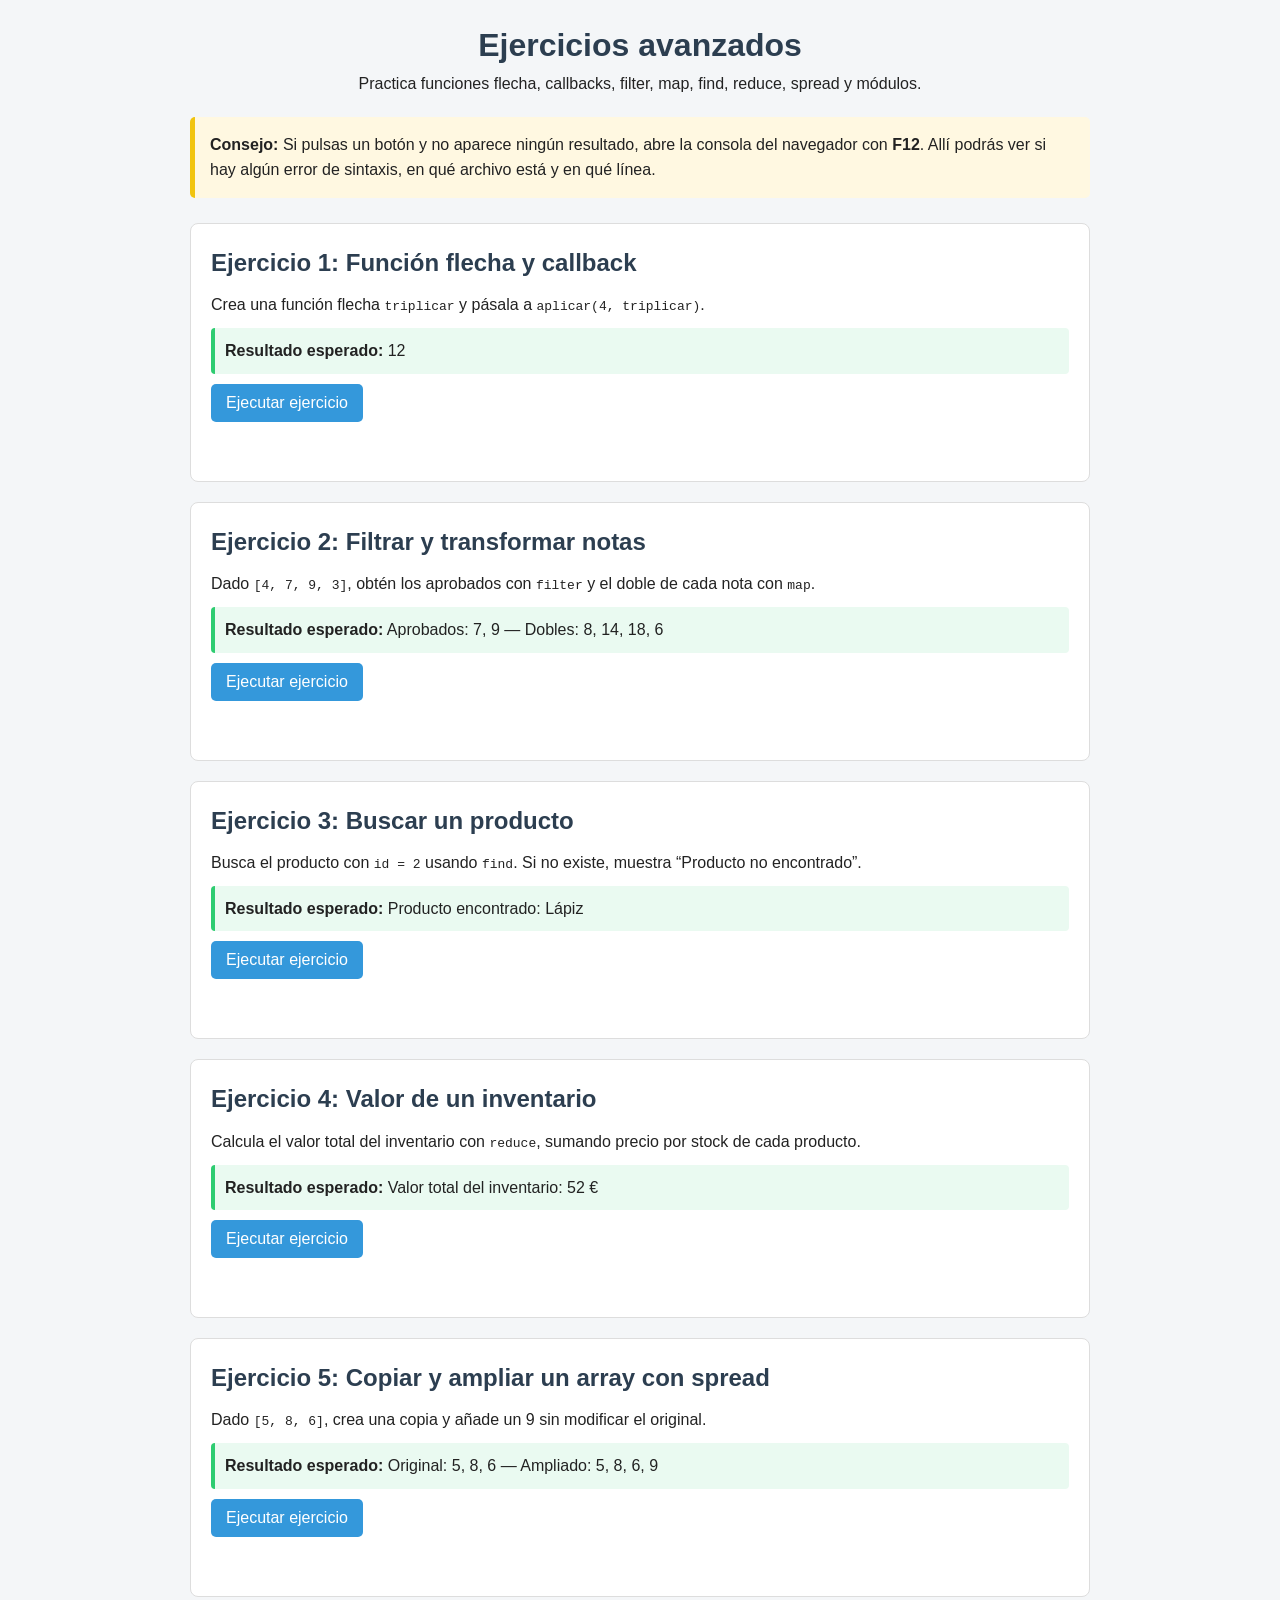
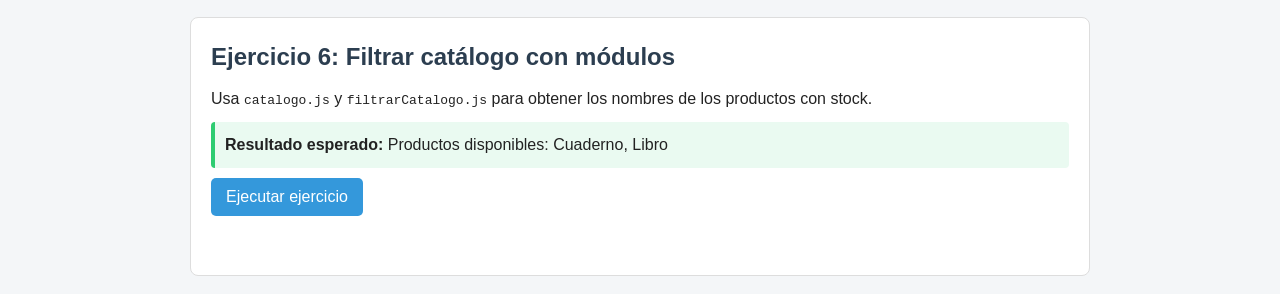
<file: avanzados/index.html>
<!DOCTYPE html>
<html lang="es">
<head>
  <meta charset="UTF-8">
  <meta name="viewport" content="width=device-width, initial-scale=1.0">
  <title>Ejercicios avanzados de JavaScript</title>
  <link rel="stylesheet" href="css/estilos.css">
</head>
<body>

  <header class="cabecera">
    <h1>Ejercicios avanzados</h1>
    <p>Practica funciones flecha, callbacks, filter, map, find, reduce, spread y módulos.</p>
  </header>

  <div class="aviso">
    <p>
      <strong>Consejo:</strong>
      Si pulsas un botón y no aparece ningún resultado, abre la consola del
      navegador con <strong>F12</strong>. Allí podrás ver si hay algún error
      de sintaxis, en qué archivo está y en qué línea.
    </p>
  </div>

  <main class="contenedor">

    <section class="ejercicio" id="ejercicio1">
      <h2>Ejercicio 1: Función flecha y callback</h2>
      <p>Crea una función flecha <code>triplicar</code> y pásala a <code>aplicar(4, triplicar)</code>.</p>
      <p class="esperado"><strong>Resultado esperado:</strong> 12</p>
      <button onclick="ejercicio1()">Ejecutar ejercicio</button>
      <p class="resultado" id="resultado1"></p>
    </section>

    <section class="ejercicio" id="ejercicio2">
      <h2>Ejercicio 2: Filtrar y transformar notas</h2>
      <p>Dado <code>[4, 7, 9, 3]</code>, obtén los aprobados con <code>filter</code> y el doble de cada nota con <code>map</code>.</p>
      <p class="esperado"><strong>Resultado esperado:</strong> Aprobados: 7, 9 — Dobles: 8, 14, 18, 6</p>
      <button onclick="ejercicio2()">Ejecutar ejercicio</button>
      <p class="resultado" id="resultado2"></p>
    </section>

    <section class="ejercicio" id="ejercicio3">
      <h2>Ejercicio 3: Buscar un producto</h2>
      <p>Busca el producto con <code>id = 2</code> usando <code>find</code>. Si no existe, muestra “Producto no encontrado”.</p>
      <p class="esperado"><strong>Resultado esperado:</strong> Producto encontrado: Lápiz</p>
      <button onclick="ejercicio3()">Ejecutar ejercicio</button>
      <p class="resultado" id="resultado3"></p>
    </section>

    <section class="ejercicio" id="ejercicio4">
      <h2>Ejercicio 4: Valor de un inventario</h2>
      <p>Calcula el valor total del inventario con <code>reduce</code>, sumando precio por stock de cada producto.</p>
      <p class="esperado"><strong>Resultado esperado:</strong> Valor total del inventario: 52 €</p>
      <button onclick="ejercicio4()">Ejecutar ejercicio</button>
      <p class="resultado" id="resultado4"></p>
    </section>

    <section class="ejercicio" id="ejercicio5">
      <h2>Ejercicio 5: Copiar y ampliar un array con spread</h2>
      <p>Dado <code>[5, 8, 6]</code>, crea una copia y añade un 9 sin modificar el original.</p>
      <p class="esperado"><strong>Resultado esperado:</strong> Original: 5, 8, 6 — Ampliado: 5, 8, 6, 9</p>
      <button onclick="ejercicio5()">Ejecutar ejercicio</button>
      <p class="resultado" id="resultado5"></p>
    </section>

    <section class="ejercicio" id="ejercicio6">
      <h2>Ejercicio 6: Filtrar catálogo con módulos</h2>
      <p>Usa <code>catalogo.js</code> y <code>filtrarCatalogo.js</code> para obtener los nombres de los productos con stock.</p>
      <p class="esperado"><strong>Resultado esperado:</strong> Productos disponibles: Cuaderno, Libro</p>
      <button onclick="ejercicio6()">Ejecutar ejercicio</button>
      <p class="resultado" id="resultado6"></p>
    </section>

  </main>

  <script src="js/ejercicio1.js" defer></script>
  <script src="js/ejercicio2.js" defer></script>
  <script src="js/ejercicio3.js" defer></script>
  <script src="js/ejercicio4.js" defer></script>
  <script src="js/ejercicio5.js" defer></script>
  <script type="module" src="js/ejercicio6.js" defer></script>

</body>
</html>
</file>
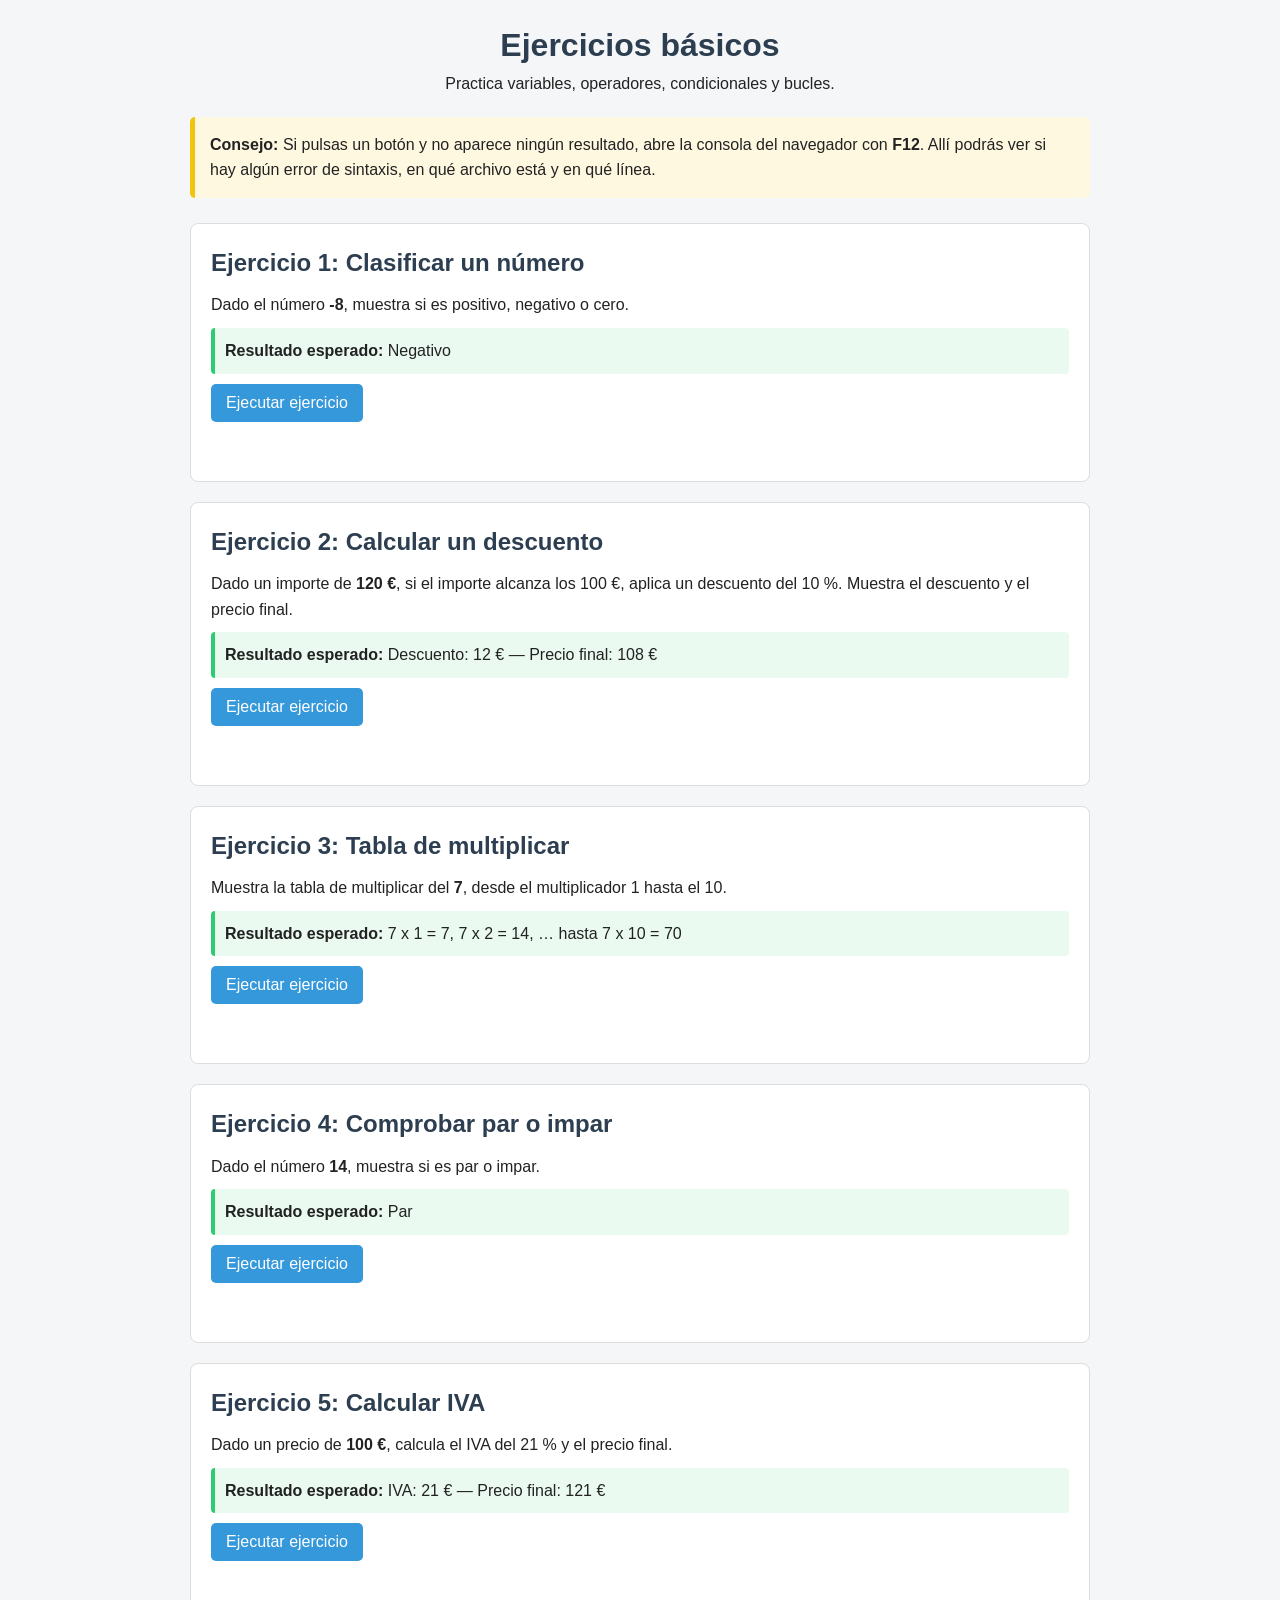
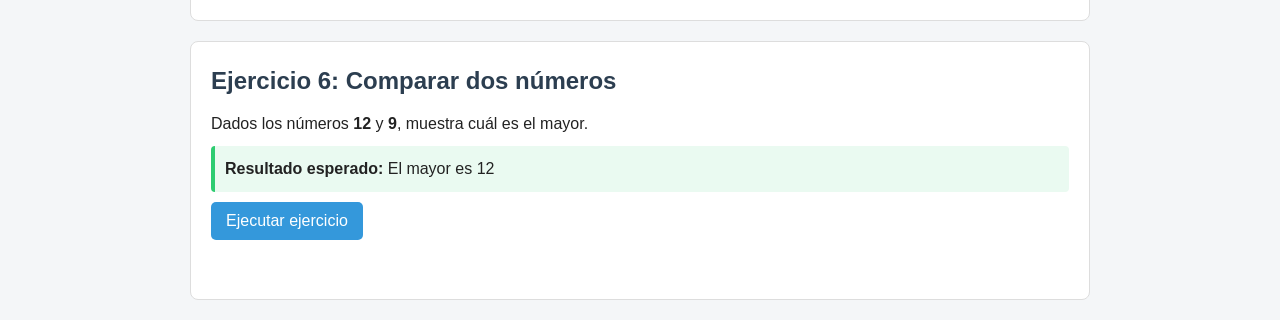
<file: basicos/index.html>
<!DOCTYPE html>
<html lang="es">
<head>
  <meta charset="UTF-8">
  <meta name="viewport" content="width=device-width, initial-scale=1.0">
  <title>Ejercicios básicos de JavaScript</title>
  <link rel="stylesheet" href="css/estilos.css">
</head>
<body>

  <header class="cabecera">
    <h1>Ejercicios básicos</h1>
    <p>Practica variables, operadores, condicionales y bucles.</p>
  </header>

  <div class="aviso">
    <p>
      <strong>Consejo:</strong>
      Si pulsas un botón y no aparece ningún resultado, abre la consola del
      navegador con <strong>F12</strong>. Allí podrás ver si hay algún error
      de sintaxis, en qué archivo está y en qué línea.
    </p>
  </div>

  <main class="contenedor">

    <section class="ejercicio" id="ejercicio1">
      <h2>Ejercicio 1: Clasificar un número</h2>

      <p>
        Dado el número <strong>-8</strong>, muestra si es positivo,
        negativo o cero.
      </p>

      <p class="esperado">
        <strong>Resultado esperado:</strong> Negativo
      </p>

      <button onclick="ejercicio1()">Ejecutar ejercicio</button>

      <p class="resultado" id="resultado1"></p>
    </section>

    <section class="ejercicio" id="ejercicio2">
      <h2>Ejercicio 2: Calcular un descuento</h2>

      <p>
        Dado un importe de <strong>120 €</strong>, si el importe alcanza
        los 100 €, aplica un descuento del 10 %. Muestra el descuento y
        el precio final.
      </p>

      <p class="esperado">
        <strong>Resultado esperado:</strong>
        Descuento: 12 € — Precio final: 108 €
      </p>

      <button onclick="ejercicio2()">Ejecutar ejercicio</button>

      <p class="resultado" id="resultado2"></p>
    </section>

    <section class="ejercicio" id="ejercicio3">
      <h2>Ejercicio 3: Tabla de multiplicar</h2>

      <p>
        Muestra la tabla de multiplicar del <strong>7</strong>, desde el
        multiplicador 1 hasta el 10.
      </p>

      <p class="esperado">
        <strong>Resultado esperado:</strong>
        7 x 1 = 7, 7 x 2 = 14, … hasta 7 x 10 = 70
      </p>

      <button onclick="ejercicio3()">Ejecutar ejercicio</button>

      <p class="resultado" id="resultado3"></p>
    </section>

    <section class="ejercicio" id="ejercicio4">
      <h2>Ejercicio 4: Comprobar par o impar</h2>

      <p>
        Dado el número <strong>14</strong>, muestra si es par o impar.
      </p>

      <p class="esperado">
        <strong>Resultado esperado:</strong> Par
      </p>

      <button onclick="ejercicio4()">Ejecutar ejercicio</button>

      <p class="resultado" id="resultado4"></p>
    </section>

    <section class="ejercicio" id="ejercicio5">
      <h2>Ejercicio 5: Calcular IVA</h2>

      <p>
        Dado un precio de <strong>100 €</strong>, calcula el IVA del 21 %
        y el precio final.
      </p>

      <p class="esperado">
        <strong>Resultado esperado:</strong>
        IVA: 21 € — Precio final: 121 €
      </p>

      <button onclick="ejercicio5()">Ejecutar ejercicio</button>

      <p class="resultado" id="resultado5"></p>
    </section>

    <section class="ejercicio" id="ejercicio6">
      <h2>Ejercicio 6: Comparar dos números</h2>

      <p>
        Dados los números <strong>12</strong> y <strong>9</strong>,
        muestra cuál es el mayor.
      </p>

      <p class="esperado">
        <strong>Resultado esperado:</strong> El mayor es 12
      </p>

      <button onclick="ejercicio6()">Ejecutar ejercicio</button>

      <p class="resultado" id="resultado6"></p>
    </section>

  </main>

  <script src="js/ejercicio1.js" defer></script>
  <script src="js/ejercicio2.js" defer></script>
  <script src="js/ejercicio3.js" defer></script>
  <script src="js/ejercicio4.js" defer></script>
  <script src="js/ejercicio5.js" defer></script>
  <script src="js/ejercicio6.js" defer></script>

</body>
</html>
</file>
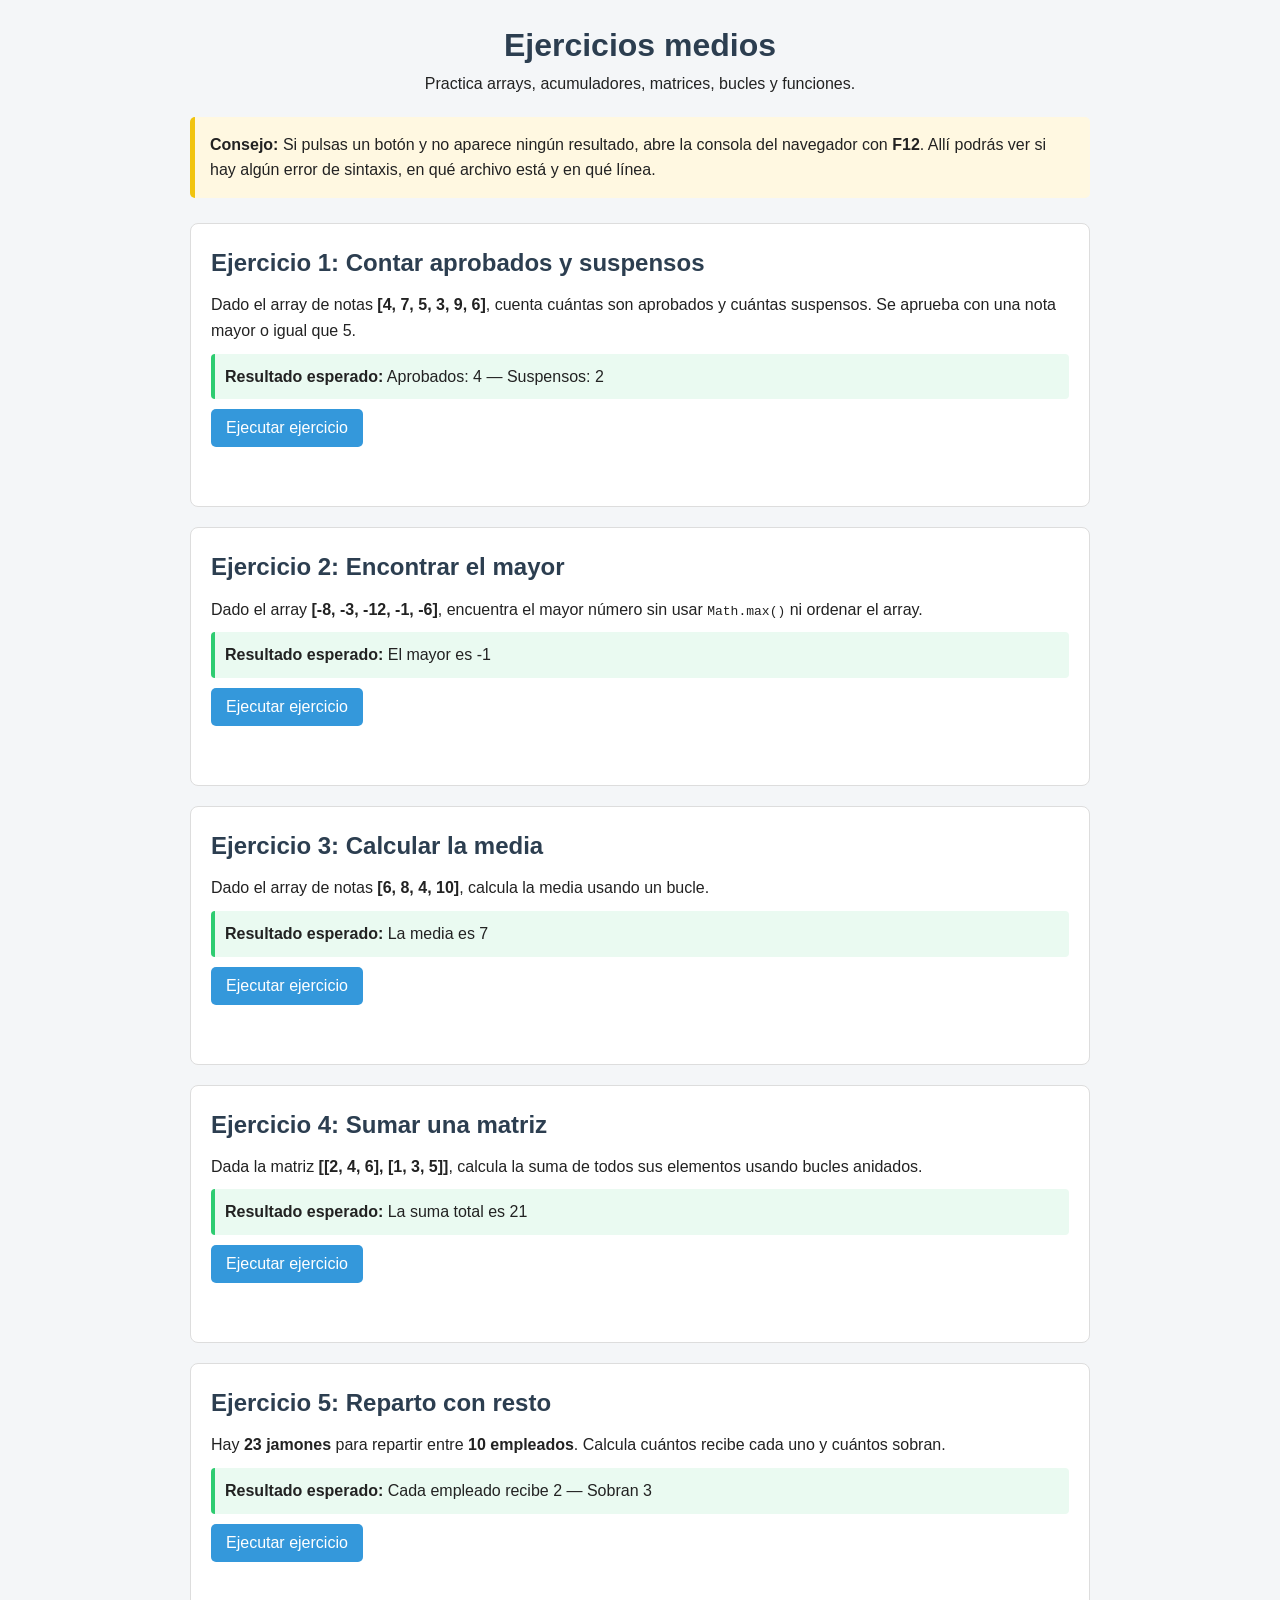
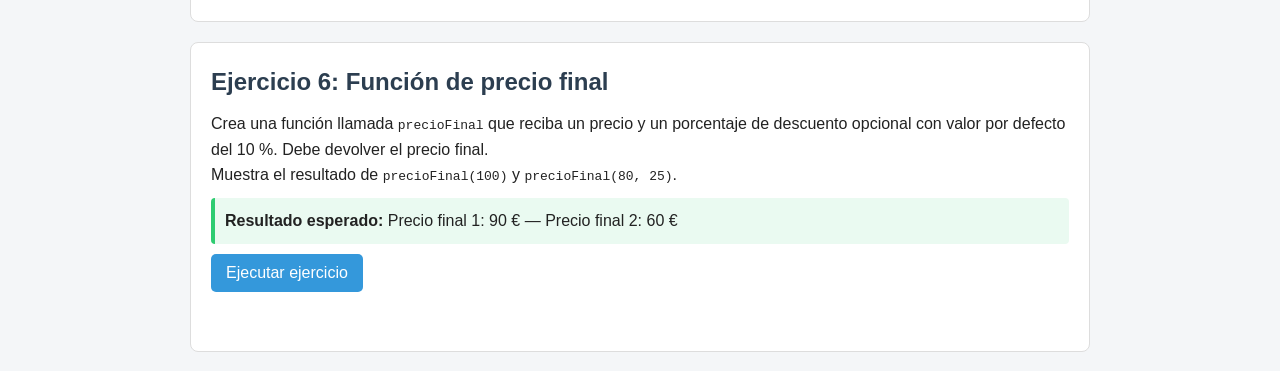
<file: medios/index.html>
<!DOCTYPE html>
<html lang="es">
<head>
  <meta charset="UTF-8">
  <meta name="viewport" content="width=device-width, initial-scale=1.0">
  <title>Ejercicios medios de JavaScript</title>
  <link rel="stylesheet" href="css/estilos.css">
</head>
<body>

  <header class="cabecera">
    <h1>Ejercicios medios</h1>
    <p>Practica arrays, acumuladores, matrices, bucles y funciones.</p>
  </header>

  <div class="aviso">
    <p>
      <strong>Consejo:</strong>
      Si pulsas un botón y no aparece ningún resultado, abre la consola del
      navegador con <strong>F12</strong>. Allí podrás ver si hay algún error
      de sintaxis, en qué archivo está y en qué línea.
    </p>
  </div>

  <main class="contenedor">

    <section class="ejercicio" id="ejercicio1">
      <h2>Ejercicio 1: Contar aprobados y suspensos</h2>

      <p>
        Dado el array de notas <strong>[4, 7, 5, 3, 9, 6]</strong>,
        cuenta cuántas son aprobados y cuántas suspensos.
        Se aprueba con una nota mayor o igual que 5.
      </p>

      <p class="esperado">
        <strong>Resultado esperado:</strong>
        Aprobados: 4 — Suspensos: 2
      </p>

      <button onclick="ejercicio1()">Ejecutar ejercicio</button>

      <p class="resultado" id="resultado1"></p>
    </section>

    <section class="ejercicio" id="ejercicio2">
      <h2>Ejercicio 2: Encontrar el mayor</h2>

      <p>
        Dado el array <strong>[-8, -3, -12, -1, -6]</strong>,
        encuentra el mayor número sin usar <code>Math.max()</code>
        ni ordenar el array.
      </p>

      <p class="esperado">
        <strong>Resultado esperado:</strong> El mayor es -1
      </p>

      <button onclick="ejercicio2()">Ejecutar ejercicio</button>

      <p class="resultado" id="resultado2"></p>
    </section>

    <section class="ejercicio" id="ejercicio3">
      <h2>Ejercicio 3: Calcular la media</h2>

      <p>
        Dado el array de notas <strong>[6, 8, 4, 10]</strong>,
        calcula la media usando un bucle.
      </p>

      <p class="esperado">
        <strong>Resultado esperado:</strong> La media es 7
      </p>

      <button onclick="ejercicio3()">Ejecutar ejercicio</button>

      <p class="resultado" id="resultado3"></p>
    </section>

    <section class="ejercicio" id="ejercicio4">
      <h2>Ejercicio 4: Sumar una matriz</h2>

      <p>
        Dada la matriz <strong>[[2, 4, 6], [1, 3, 5]]</strong>,
        calcula la suma de todos sus elementos usando bucles anidados.
      </p>

      <p class="esperado">
        <strong>Resultado esperado:</strong> La suma total es 21
      </p>

      <button onclick="ejercicio4()">Ejecutar ejercicio</button>

      <p class="resultado" id="resultado4"></p>
    </section>

    <section class="ejercicio" id="ejercicio5">
      <h2>Ejercicio 5: Reparto con resto</h2>

      <p>
        Hay <strong>23 jamones</strong> para repartir entre
        <strong>10 empleados</strong>. Calcula cuántos recibe cada uno
        y cuántos sobran.
      </p>

      <p class="esperado">
        <strong>Resultado esperado:</strong>
        Cada empleado recibe 2 — Sobran 3
      </p>

      <button onclick="ejercicio5()">Ejecutar ejercicio</button>

      <p class="resultado" id="resultado5"></p>
    </section>

    <section class="ejercicio" id="ejercicio6">
      <h2>Ejercicio 6: Función de precio final</h2>

      <p>
        Crea una función llamada <code>precioFinal</code> que reciba un
        precio y un porcentaje de descuento opcional con valor por defecto
        del 10 %. Debe devolver el precio final.
      </p>

      <p>
        Muestra el resultado de <code>precioFinal(100)</code> y
        <code>precioFinal(80, 25)</code>.
      </p>

      <p class="esperado">
        <strong>Resultado esperado:</strong>
        Precio final 1: 90 € — Precio final 2: 60 €
      </p>

      <button onclick="ejercicio6()">Ejecutar ejercicio</button>

      <p class="resultado" id="resultado6"></p>
    </section>

  </main>

  <script src="js/ejercicio1.js" defer></script>
  <script src="js/ejercicio2.js" defer></script>
  <script src="js/ejercicio3.js" defer></script>
  <script src="js/ejercicio4.js" defer></script>
  <script src="js/ejercicio5.js" defer></script>
  <script src="js/ejercicio6.js" defer></script>

</body>
</html>
</file>
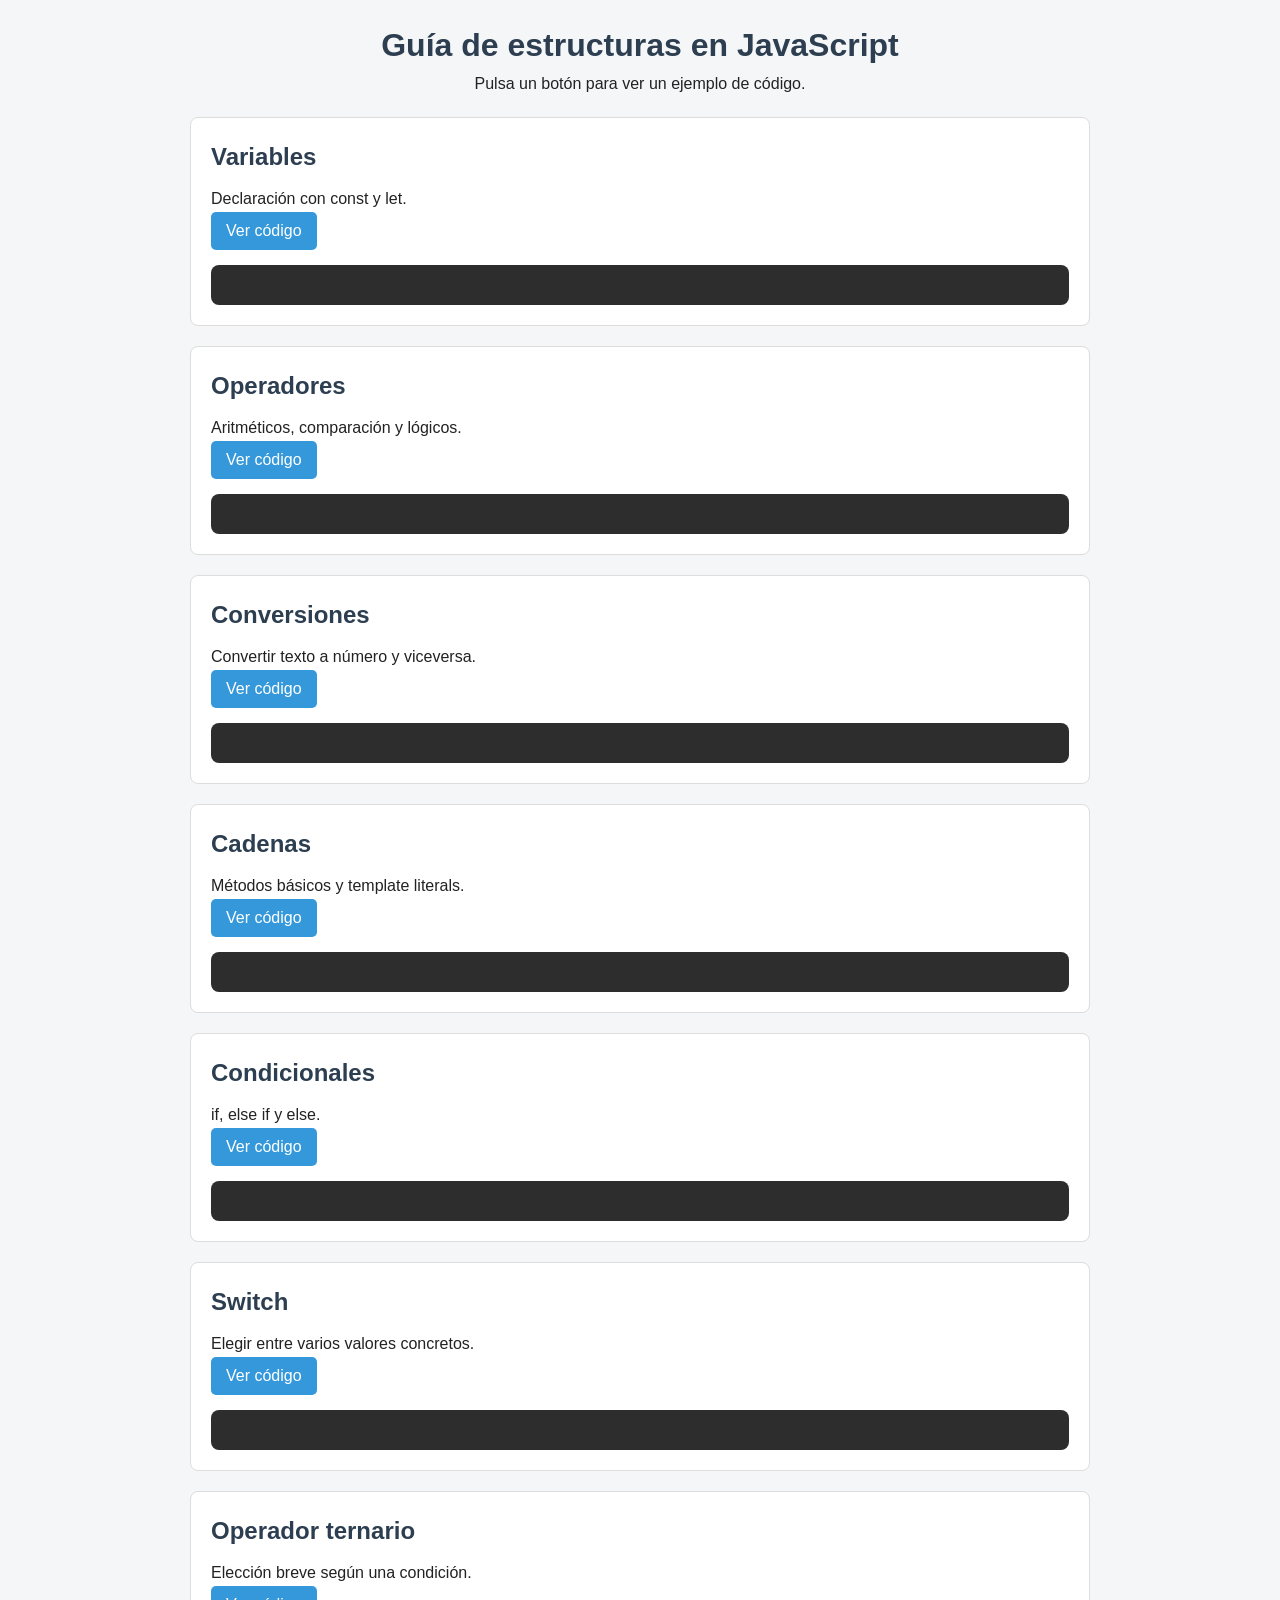
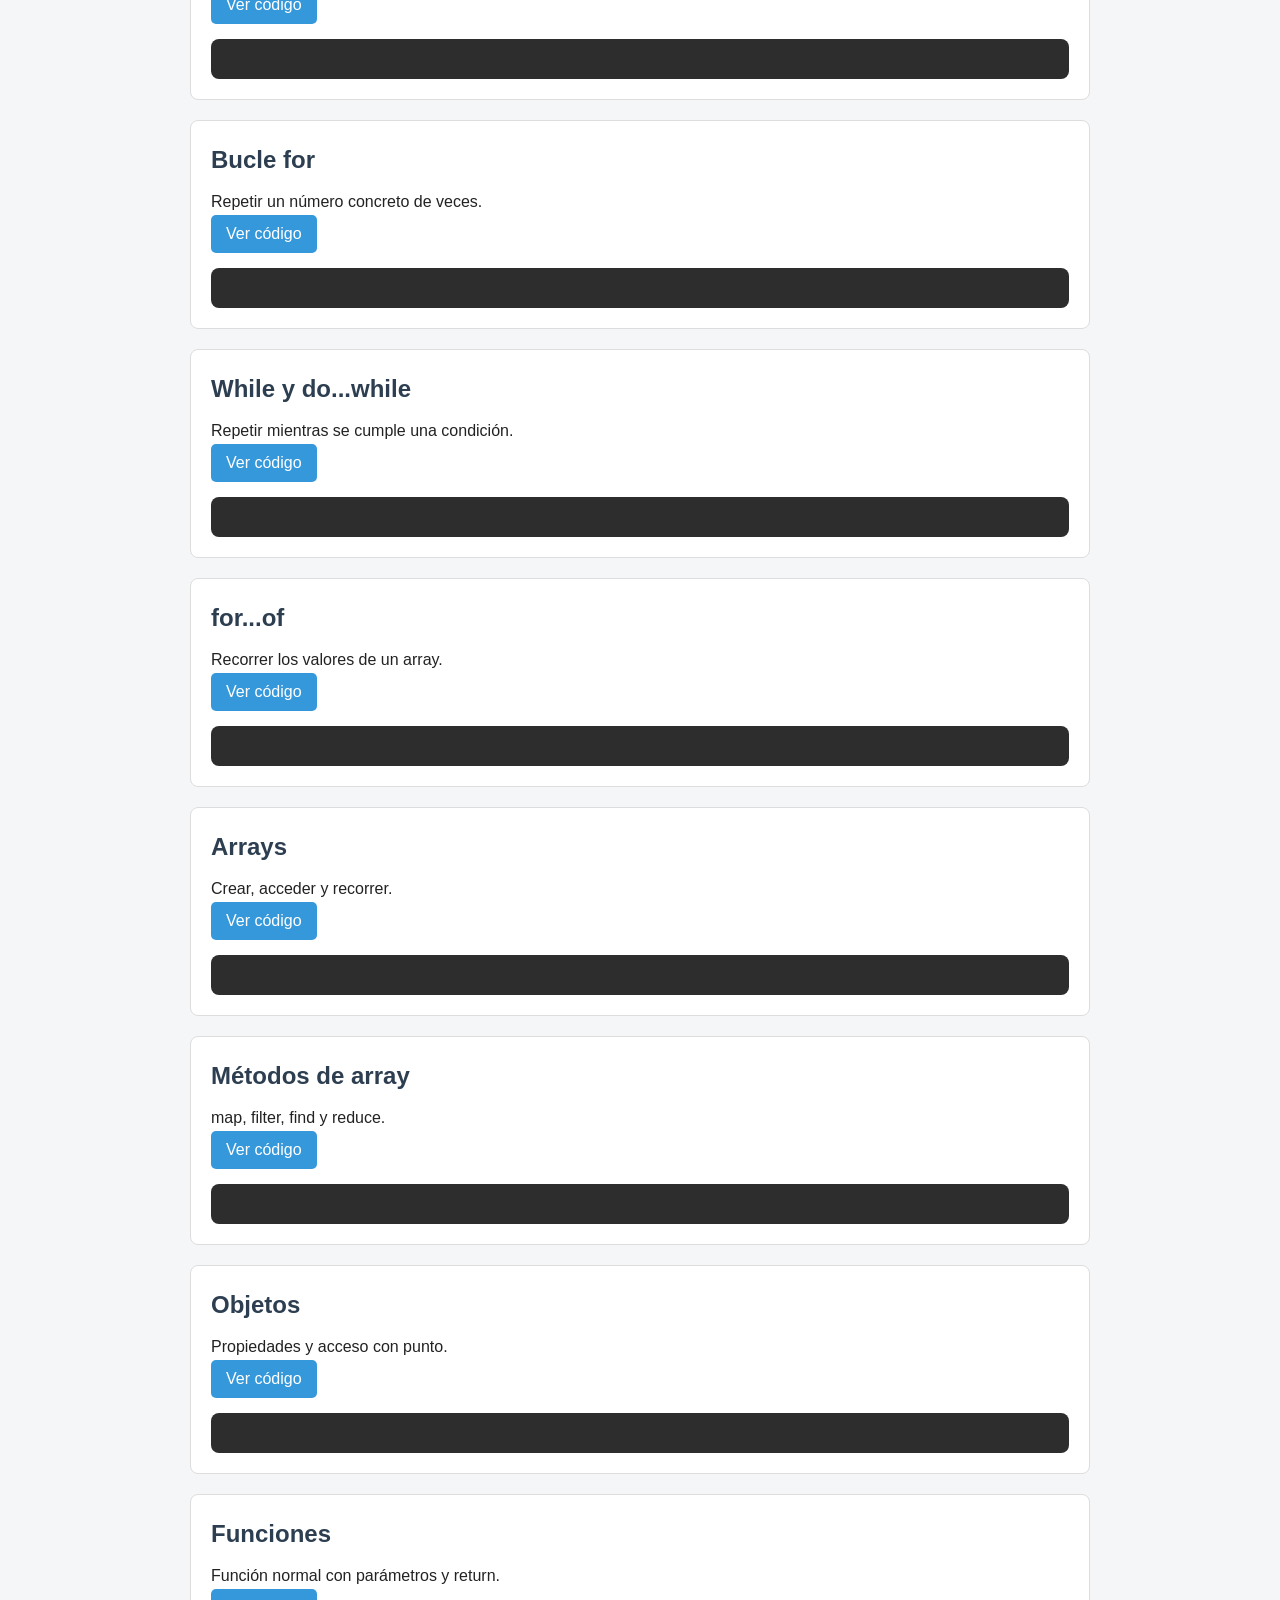
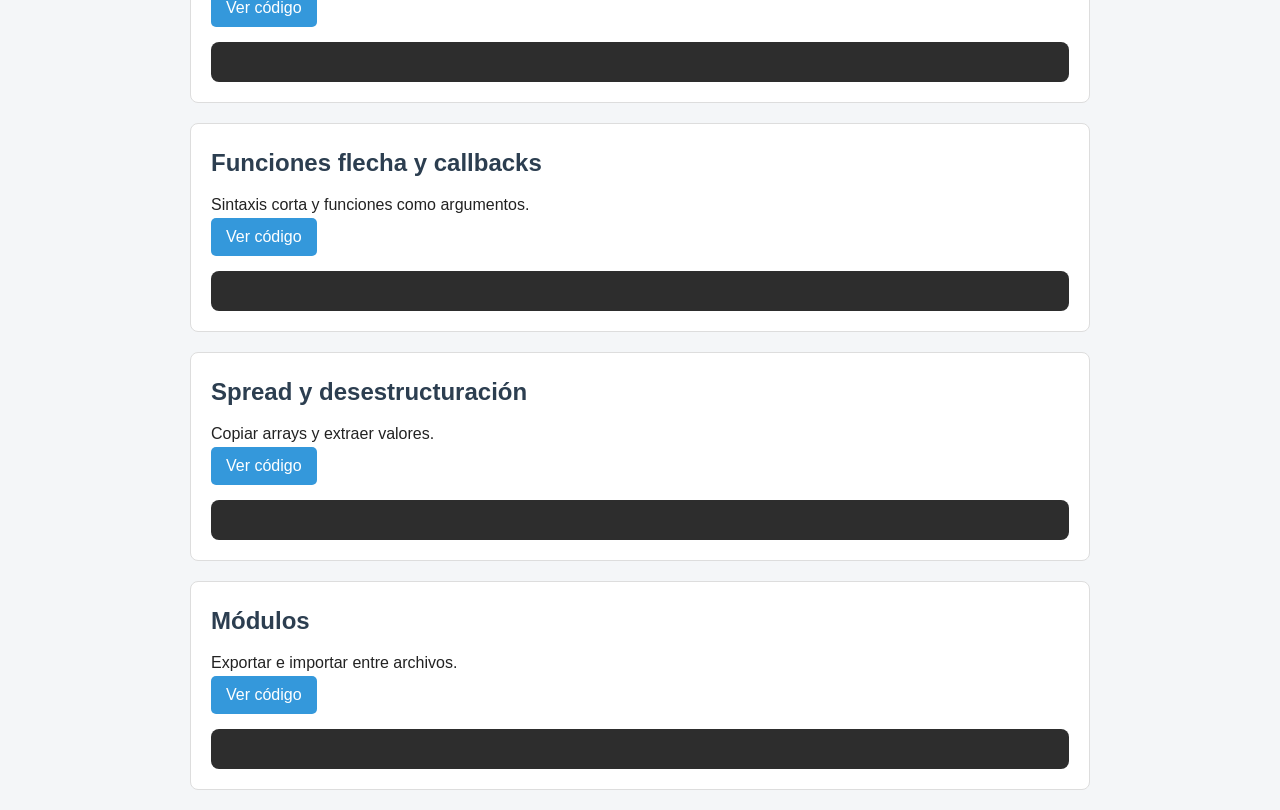
<file: guia/estructuras.html>
<!DOCTYPE html>
<html lang="es">
<head>
  <meta charset="UTF-8">
  <meta name="viewport" content="width=device-width, initial-scale=1.0">
  <title>Guía de estructuras en JavaScript</title>
  <link rel="stylesheet" href="estructuras.css">
</head>
<body>

  <header class="cabecera">
    <h1>Guía de estructuras en JavaScript</h1>
    <p>Pulsa un botón para ver un ejemplo de código.</p>
  </header>

  <main class="contenedor" id="contenedor"></main>

  <script src="estructuras.js" defer></script>

</body>
</html>
</file>
<file: avanzados/css/estilos.css>
/* Reset básico */
* { margin: 0; padding: 0; box-sizing: border-box; }

body {
  font-family: Arial, Helvetica, sans-serif;
  background-color: #f4f6f8;
  color: #222;
  line-height: 1.6;
  padding: 20px;
}

.cabecera { text-align: center; margin-bottom: 20px; }
.cabecera h1 { color: #2c3e50; }

.aviso {
  max-width: 900px;
  margin: 0 auto 25px;
  background-color: #fff8e1;
  border-left: 5px solid #f1c40f;
  padding: 15px;
  border-radius: 5px;
}

.contenedor { max-width: 900px; margin: 0 auto; display: grid; gap: 20px; }

.ejercicio {
  background-color: #ffffff;
  border: 1px solid #dddddd;
  border-radius: 8px;
  padding: 20px;
}

.ejercicio h2 { color: #2c3e50; margin-bottom: 10px; }

.esperado {
  background-color: #eafaf1;
  border-left: 4px solid #2ecc71;
  padding: 10px;
  margin: 10px 0;
  border-radius: 4px;
}

button {
  background-color: #3498db;
  color: white;
  border: none;
  padding: 10px 15px;
  border-radius: 5px;
  cursor: pointer;
  font-size: 1rem;
}

button:hover { background-color: #2980b9; }

.resultado {
  margin-top: 15px;
  font-weight: bold;
  color: #2c3e50;
  min-height: 24px;
}

@media (max-width: 600px) {
  body { padding: 10px; }
  .ejercicio { padding: 15px; }
}
</file>
<file: basicos/css/estilos.css>
/* Reset básico */
* {
  margin: 0;
  padding: 0;
  box-sizing: border-box;
}

body {
  font-family: Arial, Helvetica, sans-serif;
  background-color: #f4f6f8;
  color: #222;
  line-height: 1.6;
  padding: 20px;
}

/* Cabecera */
.cabecera {
  text-align: center;
  margin-bottom: 20px;
}

.cabecera h1 {
  color: #2c3e50;
}

/* Aviso general */
.aviso {
  max-width: 900px;
  margin: 0 auto 25px;
  background-color: #fff8e1;
  border-left: 5px solid #f1c40f;
  padding: 15px;
  border-radius: 5px;
}

/* Contenedor principal */
.contenedor {
  max-width: 900px;
  margin: 0 auto;
  display: grid;
  gap: 20px;
}

/* Recuadro de cada ejercicio */
.ejercicio {
  background-color: #ffffff;
  border: 1px solid #dddddd;
  border-radius: 8px;
  padding: 20px;
}

.ejercicio h2 {
  color: #2c3e50;
  margin-bottom: 10px;
}

/* Resultado esperado */
.esperado {
  background-color: #eafaf1;
  border-left: 4px solid #2ecc71;
  padding: 10px;
  margin: 10px 0;
  border-radius: 4px;
}

/* Botón */
button {
  background-color: #3498db;
  color: white;
  border: none;
  padding: 10px 15px;
  border-radius: 5px;
  cursor: pointer;
  font-size: 1rem;
}

button:hover {
  background-color: #2980b9;
}

/* Resultado mostrado por JavaScript */
.resultado {
  margin-top: 15px;
  font-weight: bold;
  color: #2c3e50;
  min-height: 24px;
}

/* Responsive */
@media (max-width: 600px) {
  body {
    padding: 10px;
  }

  .ejercicio {
    padding: 15px;
  }
}
</file>
<file: medios/css/estilos.css>
/* Reset básico */
* {
  margin: 0;
  padding: 0;
  box-sizing: border-box;
}

body {
  font-family: Arial, Helvetica, sans-serif;
  background-color: #f4f6f8;
  color: #222;
  line-height: 1.6;
  padding: 20px;
}

/* Cabecera */
.cabecera {
  text-align: center;
  margin-bottom: 20px;
}

.cabecera h1 {
  color: #2c3e50;
}

/* Aviso general */
.aviso {
  max-width: 900px;
  margin: 0 auto 25px;
  background-color: #fff8e1;
  border-left: 5px solid #f1c40f;
  padding: 15px;
  border-radius: 5px;
}

/* Contenedor principal */
.contenedor {
  max-width: 900px;
  margin: 0 auto;
  display: grid;
  gap: 20px;
}

/* Recuadro de cada ejercicio */
.ejercicio {
  background-color: #ffffff;
  border: 1px solid #dddddd;
  border-radius: 8px;
  padding: 20px;
}

.ejercicio h2 {
  color: #2c3e50;
  margin-bottom: 10px;
}

/* Resultado esperado */
.esperado {
  background-color: #eafaf1;
  border-left: 4px solid #2ecc71;
  padding: 10px;
  margin: 10px 0;
  border-radius: 4px;
}

/* Botón */
button {
  background-color: #3498db;
  color: white;
  border: none;
  padding: 10px 15px;
  border-radius: 5px;
  cursor: pointer;
  font-size: 1rem;
}

button:hover {
  background-color: #2980b9;
}

/* Resultado mostrado por JavaScript */
.resultado {
  margin-top: 15px;
  font-weight: bold;
  color: #2c3e50;
  min-height: 24px;
}

/* Responsive */
@media (max-width: 600px) {
  body {
    padding: 10px;
  }

  .ejercicio {
    padding: 15px;
  }
}
</file>
<file: guia/estructuras.css>
/* Reset básico */
* {
  margin: 0;
  padding: 0;
  box-sizing: border-box;
}

body {
  font-family: Arial, Helvetica, sans-serif;
  background-color: #f4f6f8;
  color: #222;
  line-height: 1.6;
  padding: 20px;
}

/* Cabecera */
.cabecera {
  text-align: center;
  margin-bottom: 20px;
}

.cabecera h1 {
  color: #2c3e50;
}

/* Contenedor principal */
.contenedor {
  max-width: 900px;
  margin: 0 auto;
  display: grid;
  gap: 20px;
}

/* Recuadro de cada tema */
.tema {
  background-color: #ffffff;
  border: 1px solid #dddddd;
  border-radius: 8px;
  padding: 20px;
}

.tema h2 {
  color: #2c3e50;
  margin-bottom: 10px;
}

/* Botón */
button {
  background-color: #3498db;
  color: white;
  border: none;
  padding: 10px 15px;
  border-radius: 5px;
  cursor: pointer;
  font-size: 1rem;
}

button:hover {
  background-color: #2980b9;
}

/* Bloque de código */
.codigo {
  margin-top: 15px;
  background-color: #2d2d2d;
  color: #f8f8f2;
  padding: 15px;
  border-radius: 8px;
  font-family: "Courier New", Courier, monospace;
  font-size: 0.95rem;
  white-space: pre-wrap;
  overflow-x: auto;
  min-height: 40px;
}

/* Responsive */
@media (max-width: 600px) {
  body {
    padding: 10px;
  }

  .tema {
    padding: 15px;
  }
}
</file>
